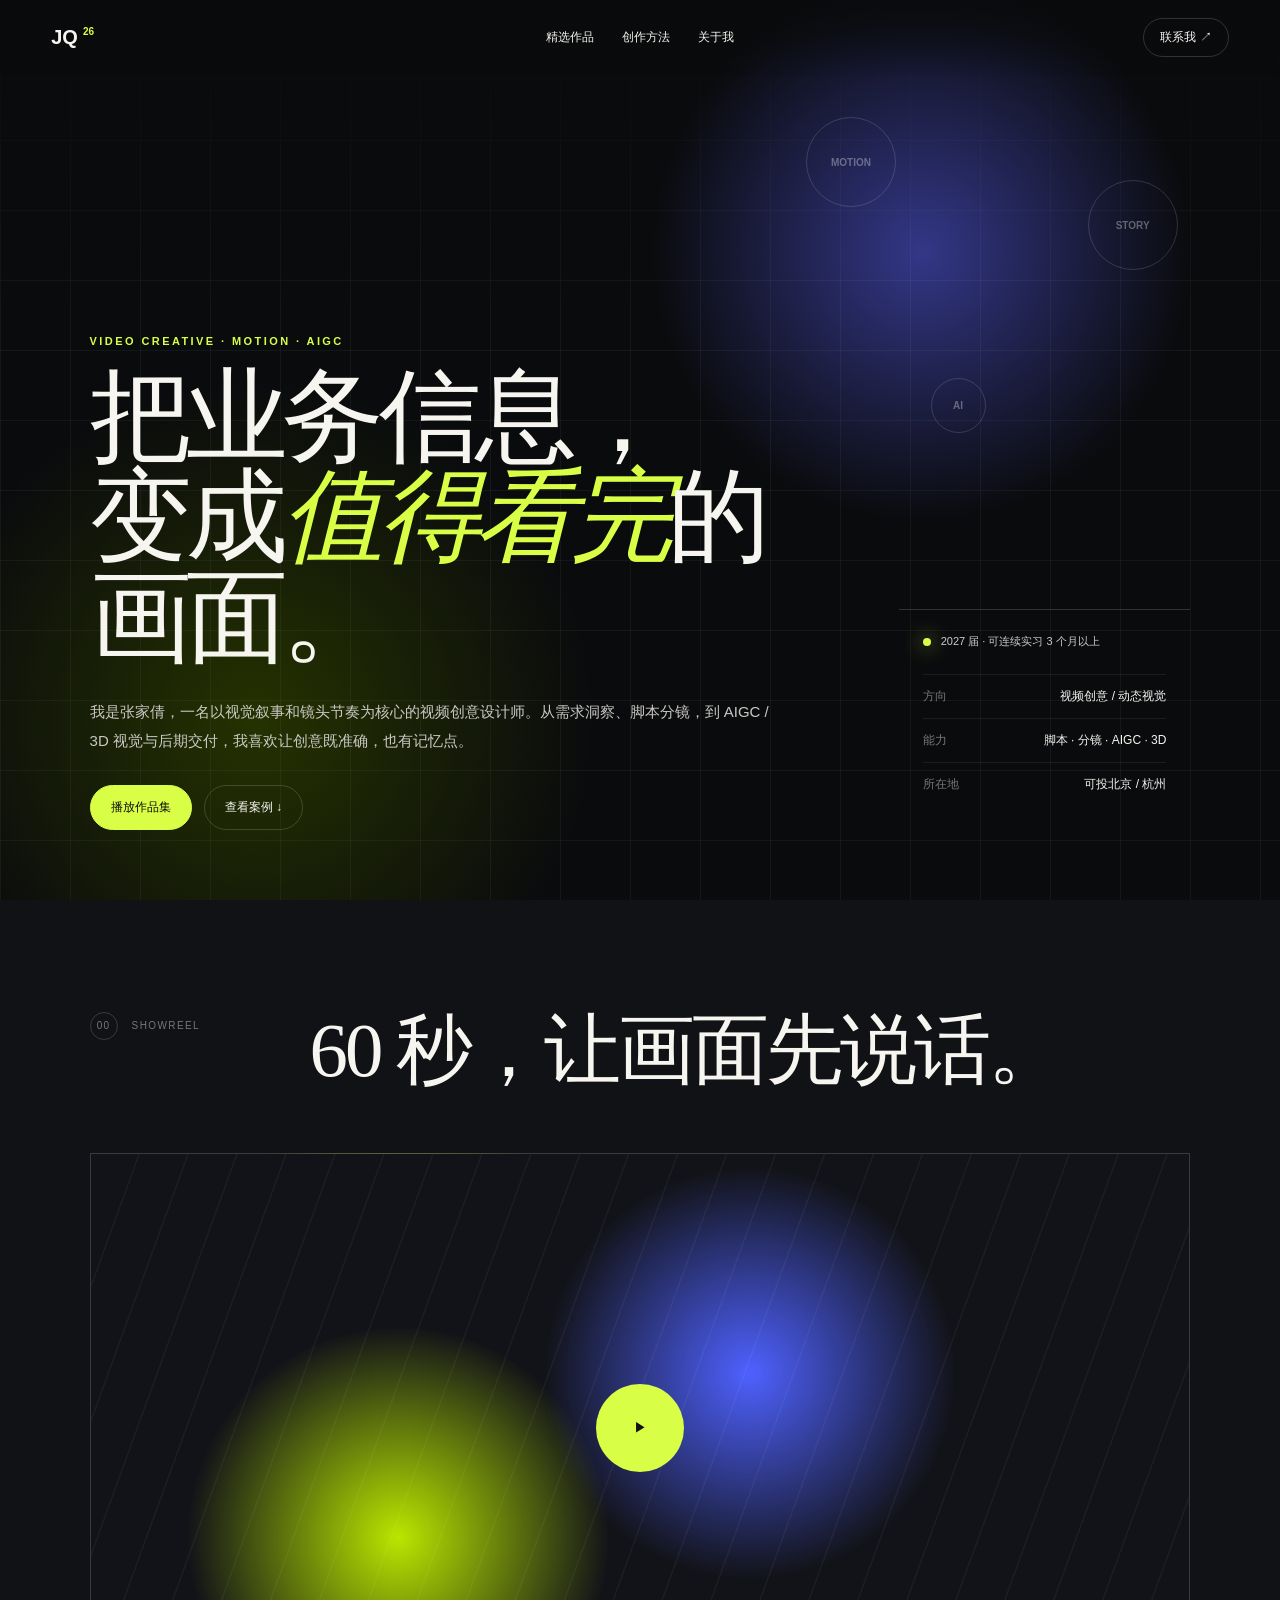
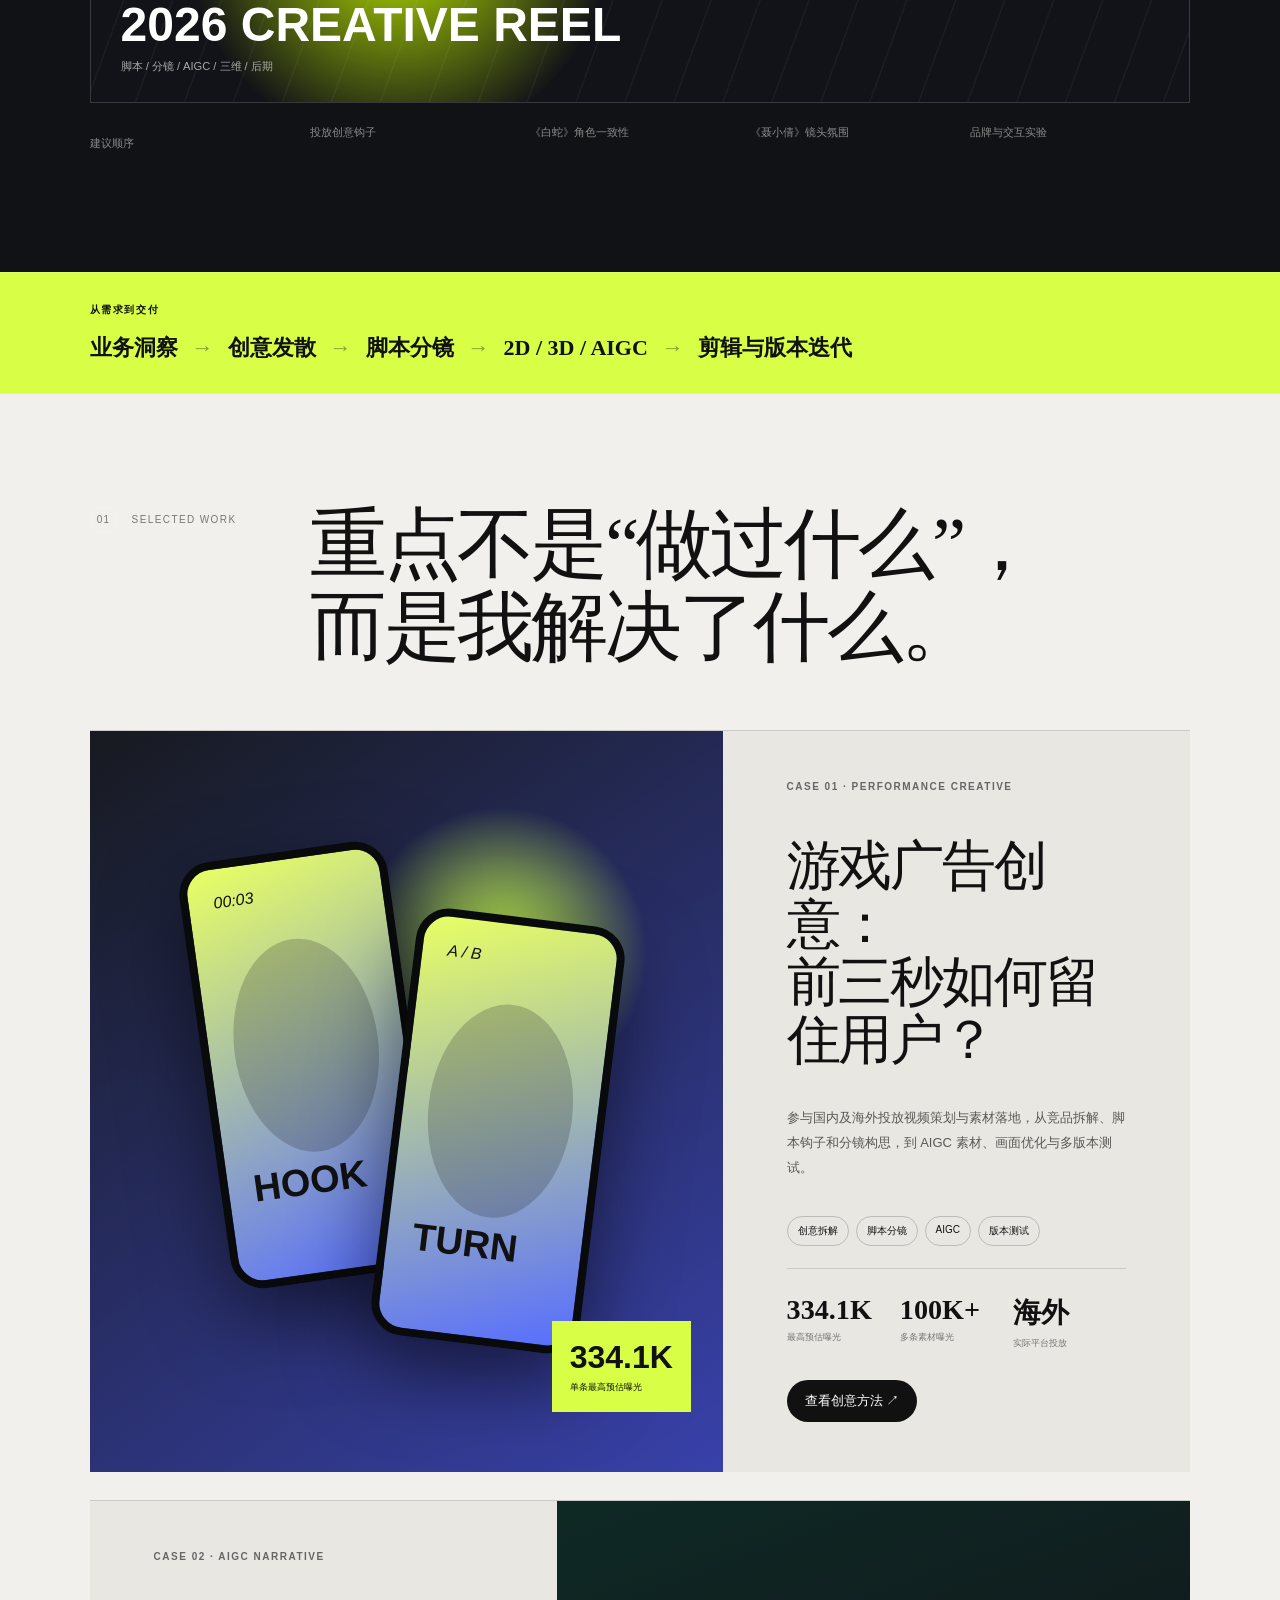
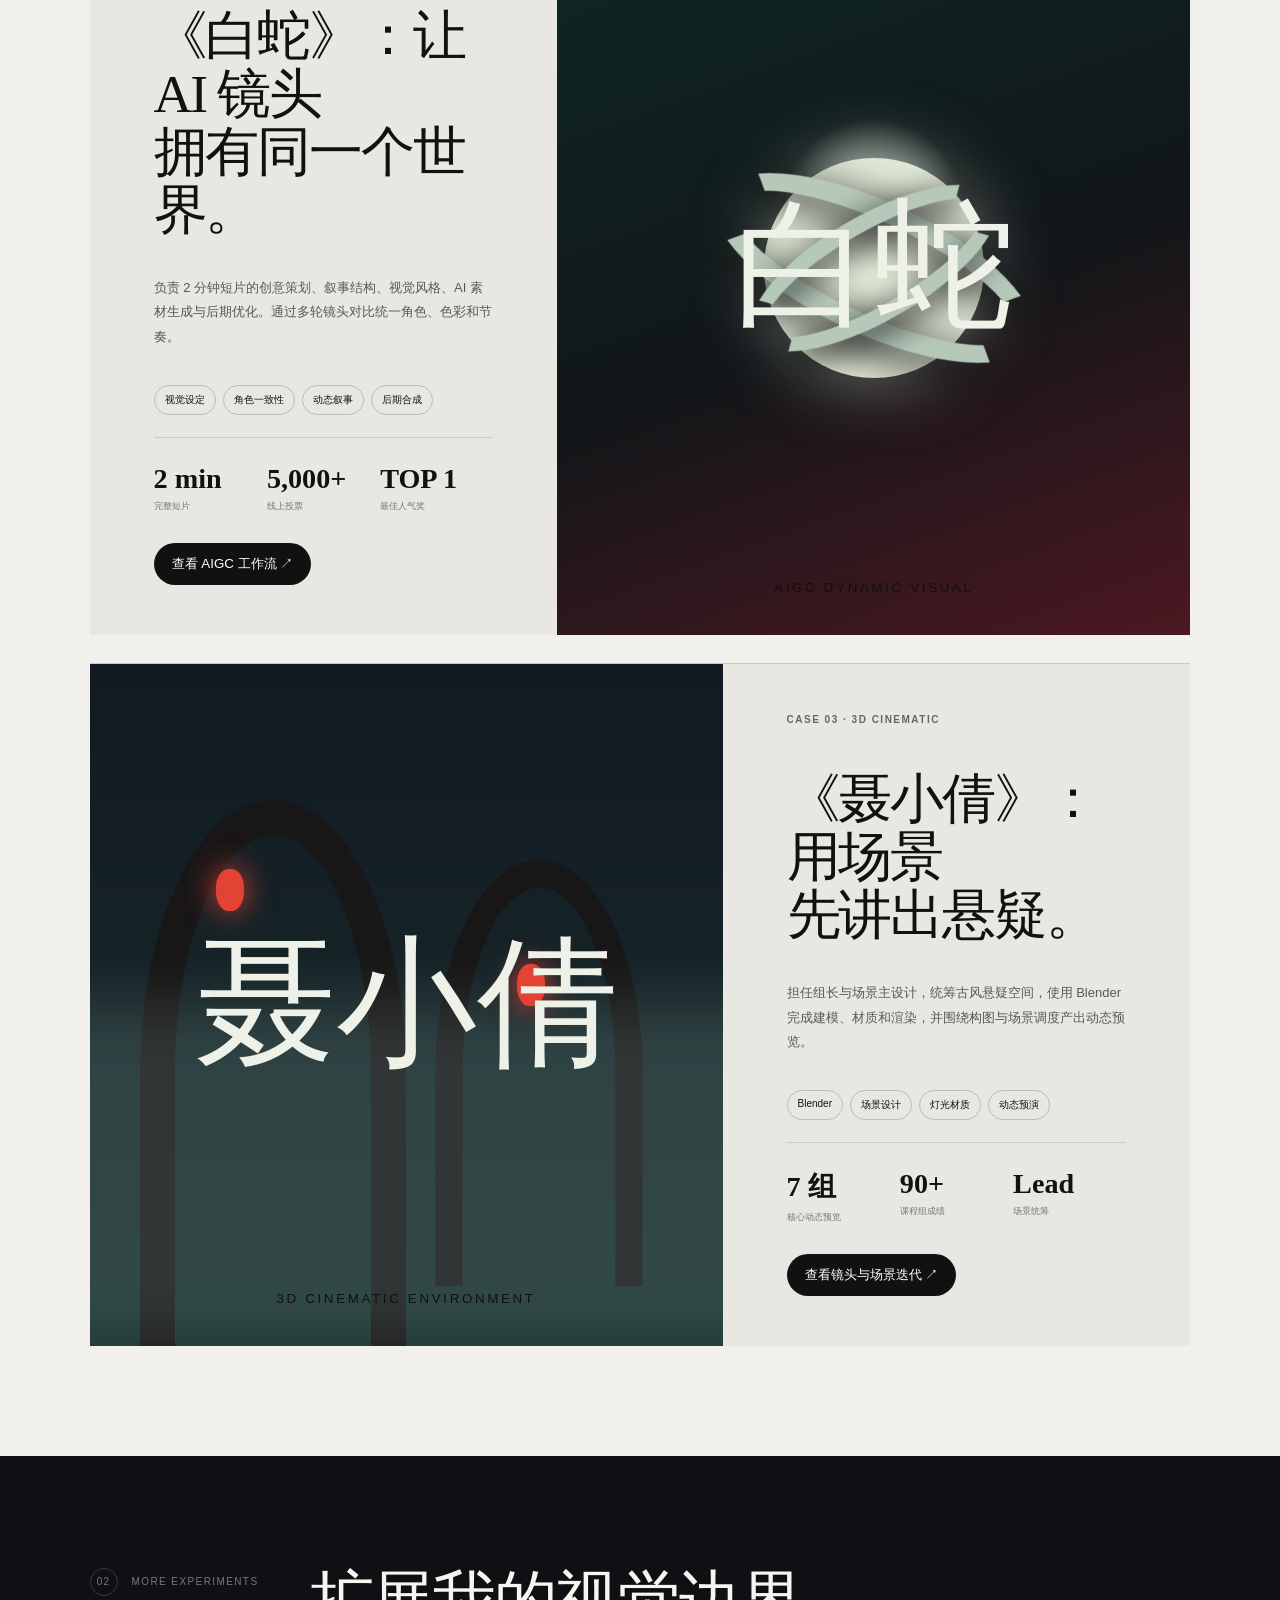
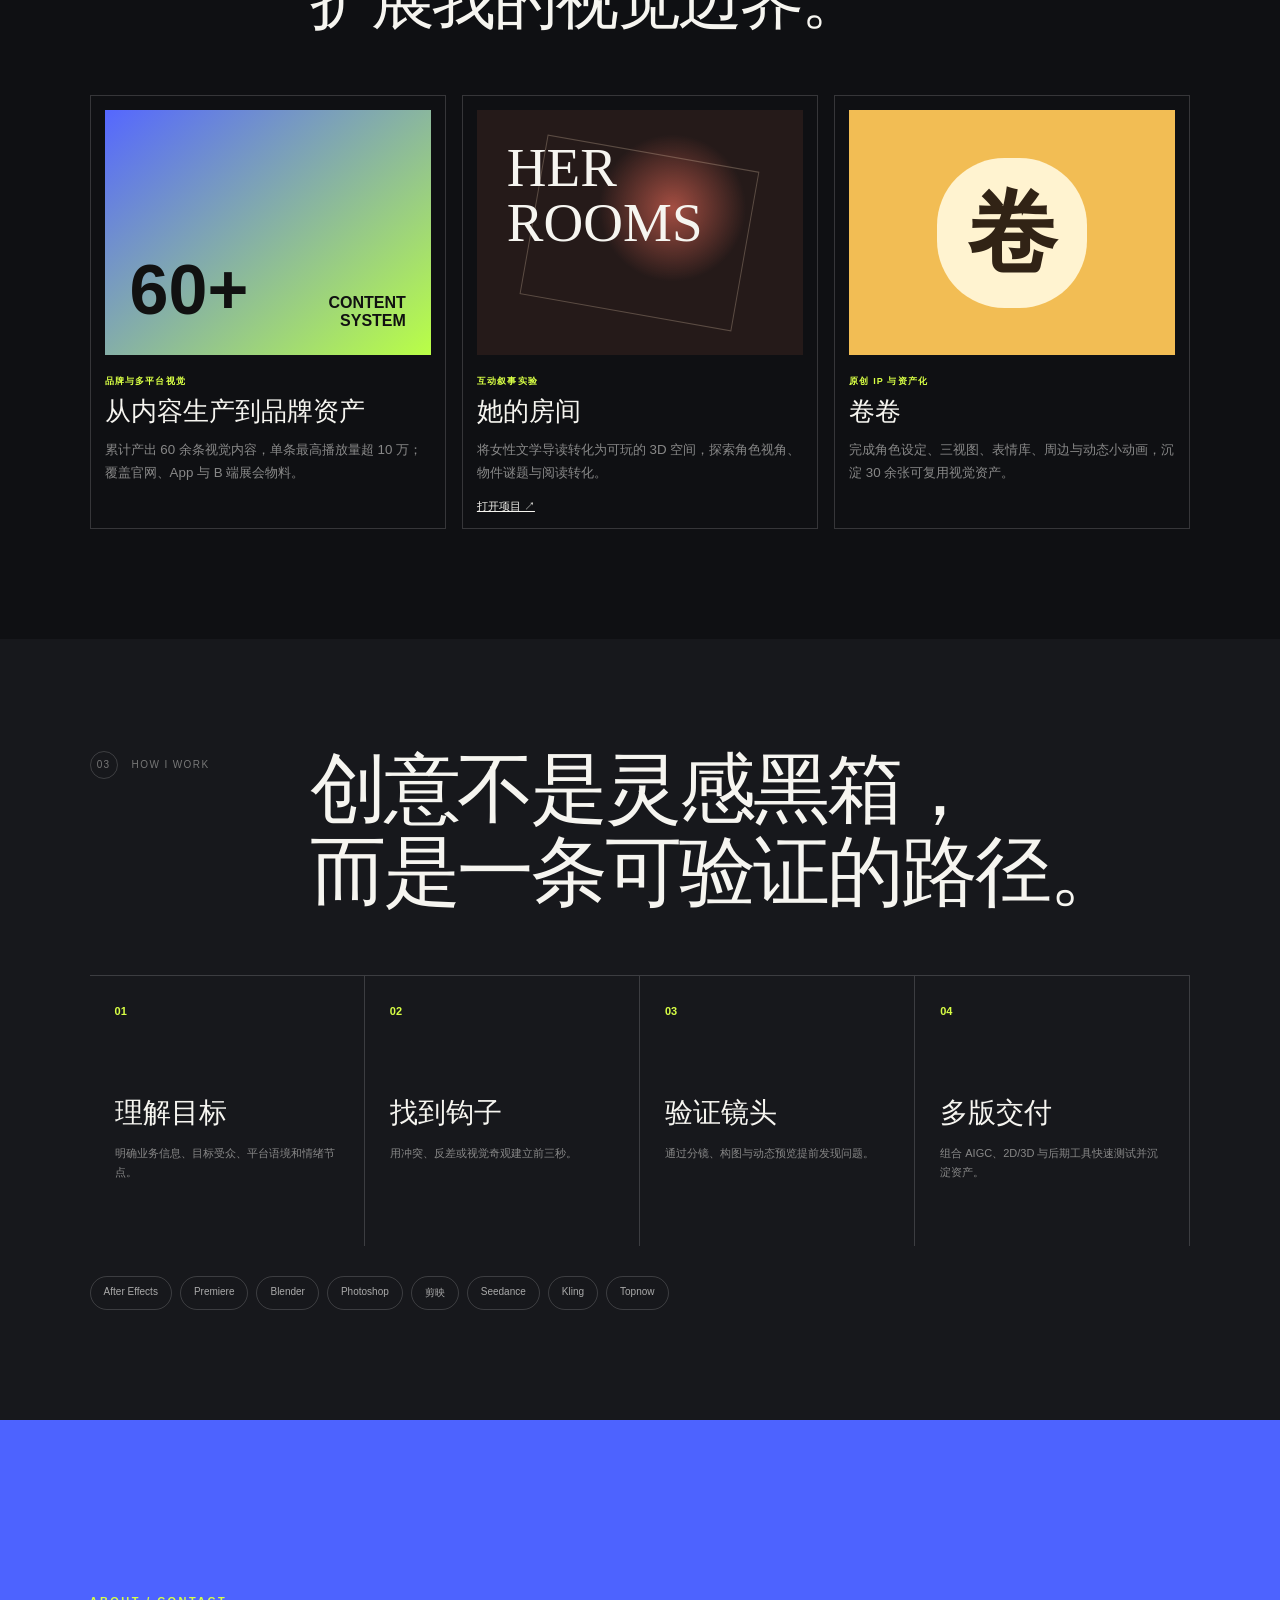
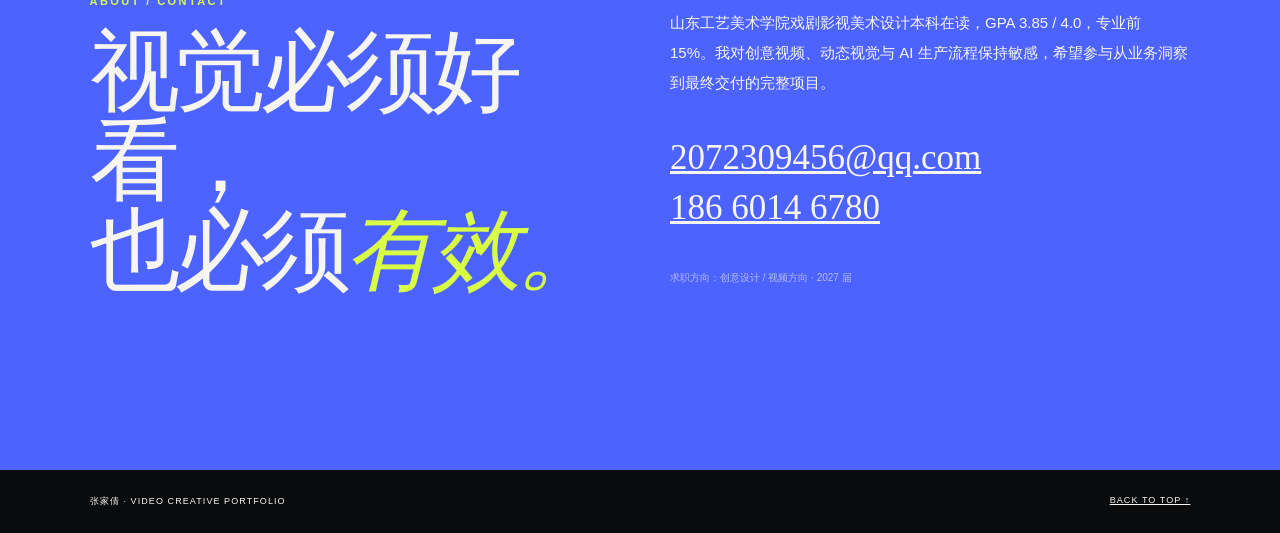
<file: portfolio/index.html>
<!doctype html><html lang="zh-CN"><head><meta charset="utf-8"><meta name="viewport" content="width=device-width,initial-scale=1"><meta name="description" content="张家倩｜视频创意、动态视觉与 AIGC 作品集"><title>张家倩｜视频创意作品集</title><link rel="stylesheet" href="styles.css"></head>
<body><a class="skip" href="#work">跳到作品</a><header class="site-header"><a class="monogram" href="#top">JQ<span>26</span></a><nav><a href="#work">精选作品</a><a href="#process">创作方法</a><a href="#about">关于我</a></nav><a class="contact-pill" href="mailto:2072309456@qq.com">联系我 ↗</a></header>
<main id="top"><section class="hero"><div class="hero-grid"></div><div class="hero-copy"><p class="eyebrow">VIDEO CREATIVE · MOTION · AIGC</p><h1>把业务信息，<br>变成<span>值得看完</span>的画面。</h1><p class="hero-lead">我是张家倩，一名以视觉叙事和镜头节奏为核心的视频创意设计师。从需求洞察、脚本分镜，到 AIGC / 3D 视觉与后期交付，我喜欢让创意既准确，也有记忆点。</p><div class="hero-actions"><a class="primary" href="#reel">播放作品集</a><a href="#work">查看案例 ↓</a></div></div><aside class="hero-side"><div class="availability"><i></i><span>2027 届 · 可连续实习 3 个月以上</span></div><dl><div><dt>方向</dt><dd>视频创意 / 动态视觉</dd></div><div><dt>能力</dt><dd>脚本 · 分镜 · AIGC · 3D</dd></div><div><dt>所在地</dt><dd>可投北京 / 杭州</dd></div></dl></aside><div class="hero-orbit orbit-a">STORY</div><div class="hero-orbit orbit-b">MOTION</div><div class="hero-orbit orbit-c">AI</div></section>
<section class="reel section" id="reel"><header class="section-head"><div><span>00</span><p>SHOWREEL</p></div><h2>60 秒，让画面先说话。</h2></header><button class="reel-frame asset-slot" data-asset="reel" type="button"><i class="play">▶</i><strong>2026 CREATIVE REEL</strong><small>脚本 / 分镜 / AIGC / 三维 / 后期</small></button><div class="reel-notes"><p>建议顺序</p><ol><li>投放创意钩子</li><li>《白蛇》角色一致性</li><li>《聂小倩》镜头氛围</li><li>品牌与交互实验</li></ol></div></section>
<section class="fit-strip"><p>从需求到交付</p><div><span>业务洞察</span><i>→</i><span>创意发散</span><i>→</i><span>脚本分镜</span><i>→</i><span>2D / 3D / AIGC</span><i>→</i><span>剪辑与版本迭代</span></div></section>
<section class="work section" id="work"><header class="section-head"><div><span>01</span><p>SELECTED WORK</p></div><h2>重点不是“做过什么”，<br>而是我解决了什么。</h2></header>
<article class="case" data-case="performance"><div class="case-visual visual-performance asset-slot" data-asset="performance"><div class="phone phone-a"><i>00:03</i><b>HOOK</b><span></span></div><div class="phone phone-b"><i>A / B</i><b>TURN</b><span></span></div><div class="metric-float"><strong>334.1K</strong><small>单条最高预估曝光</small></div></div><div class="case-copy"><p class="case-no">CASE 01 · PERFORMANCE CREATIVE</p><h3>游戏广告创意：<br>前三秒如何留住用户？</h3><p>参与国内及海外投放视频策划与素材落地，从竞品拆解、脚本钩子和分镜构思，到 AIGC 素材、画面优化与多版本测试。</p><ul class="tags"><li>创意拆解</li><li>脚本分镜</li><li>AIGC</li><li>版本测试</li></ul><dl class="case-metrics"><div><dt>334.1K</dt><dd>最高预估曝光</dd></div><div><dt>100K+</dt><dd>多条素材曝光</dd></div><div><dt>海外</dt><dd>实际平台投放</dd></div></dl><button class="case-open" type="button">查看创意方法 ↗</button></div></article>
<article class="case reverse" data-case="white-snake"><div class="case-visual visual-snake asset-slot" data-asset="white-snake"><span class="moon"></span><span class="snake-ribbon one"></span><span class="snake-ribbon two"></span><strong>白蛇</strong><small>AIGC DYNAMIC VISUAL</small></div><div class="case-copy"><p class="case-no">CASE 02 · AIGC NARRATIVE</p><h3>《白蛇》：让 AI 镜头<br>拥有同一个世界。</h3><p>负责 2 分钟短片的创意策划、叙事结构、视觉风格、AI 素材生成与后期优化。通过多轮镜头对比统一角色、色彩和节奏。</p><ul class="tags"><li>视觉设定</li><li>角色一致性</li><li>动态叙事</li><li>后期合成</li></ul><dl class="case-metrics"><div><dt>2 min</dt><dd>完整短片</dd></div><div><dt>5,000+</dt><dd>线上投票</dd></div><div><dt>TOP 1</dt><dd>最佳人气奖</dd></div></dl><button class="case-open" type="button">查看 AIGC 工作流 ↗</button></div></article>
<article class="case" data-case="nie"><div class="case-visual visual-nie asset-slot" data-asset="nie"><span class="arch a"></span><span class="arch b"></span><span class="fog"></span><span class="lantern l1"></span><span class="lantern l2"></span><strong>聂小倩</strong><small>3D CINEMATIC ENVIRONMENT</small></div><div class="case-copy"><p class="case-no">CASE 03 · 3D CINEMATIC</p><h3>《聂小倩》：用场景<br>先讲出悬疑。</h3><p>担任组长与场景主设计，统筹古风悬疑空间，使用 Blender 完成建模、材质和渲染，并围绕构图与场景调度产出动态预览。</p><ul class="tags"><li>Blender</li><li>场景设计</li><li>灯光材质</li><li>动态预演</li></ul><dl class="case-metrics"><div><dt>7 组</dt><dd>核心动态预览</dd></div><div><dt>90+</dt><dd>课程组成绩</dd></div><div><dt>Lead</dt><dd>场景统筹</dd></div></dl><button class="case-open" type="button">查看镜头与场景迭代 ↗</button></div></article></section>
<section class="supporting section"><header class="section-head compact"><div><span>02</span><p>MORE EXPERIMENTS</p></div><h2>扩展我的视觉边界。</h2></header><div class="support-grid"><article><div class="mini-visual brand-visual asset-slot" data-asset="brand"><b>60+</b><span>CONTENT<br>SYSTEM</span></div><p>品牌与多平台视觉</p><h3>从内容生产到品牌资产</h3><small>累计产出 60 余条视觉内容，单条最高播放量超 10 万；覆盖官网、App 与 B 端展会物料。</small></article><article><div class="mini-visual rooms-visual asset-slot" data-asset="rooms"><i></i><b>HER<br>ROOMS</b></div><p>互动叙事实验</p><h3>她的房间</h3><small>将女性文学导读转化为可玩的 3D 空间，探索角色视角、物件谜题与阅读转化。</small><a href="https://qq-173.github.io/her-rooms-reading/" target="_blank" rel="noopener">打开项目 ↗</a></article><article><div class="mini-visual juan-visual asset-slot" data-asset="juan"><span>卷</span><i></i></div><p>原创 IP 与资产化</p><h3>卷卷</h3><small>完成角色设定、三视图、表情库、周边与动态小动画，沉淀 30 余张可复用视觉资产。</small></article></div></section>
<section class="process section" id="process"><header class="section-head"><div><span>03</span><p>HOW I WORK</p></div><h2>创意不是灵感黑箱，<br>而是一条可验证的路径。</h2></header><div class="process-track"><article><b>01</b><h3>理解目标</h3><p>明确业务信息、目标受众、平台语境和情绪节点。</p></article><article><b>02</b><h3>找到钩子</h3><p>用冲突、反差或视觉奇观建立前三秒。</p></article><article><b>03</b><h3>验证镜头</h3><p>通过分镜、构图与动态预览提前发现问题。</p></article><article><b>04</b><h3>多版交付</h3><p>组合 AIGC、2D/3D 与后期工具快速测试并沉淀资产。</p></article></div><div class="tool-row"><span>After Effects</span><span>Premiere</span><span>Blender</span><span>Photoshop</span><span>剪映</span><span>Seedance</span><span>Kling</span><span>Topnow</span></div></section>
<section class="about section" id="about"><div class="about-intro"><p class="eyebrow">ABOUT / CONTACT</p><h2>视觉必须好看，<br>也必须<span>有效。</span></h2></div><div class="about-copy"><p>山东工艺美术学院戏剧影视美术设计本科在读，GPA 3.85 / 4.0，专业前 15%。我对创意视频、动态视觉与 AI 生产流程保持敏感，希望参与从业务洞察到最终交付的完整项目。</p><div class="about-links"><a href="mailto:2072309456@qq.com">2072309456@qq.com</a><a href="tel:+8618660146780">186 6014 6780</a></div><p class="fine">求职方向：创意设计 / 视频方向 · 2027 届</p></div></section></main>
<footer><span>张家倩 · VIDEO CREATIVE PORTFOLIO</span><a href="#top">BACK TO TOP ↑</a></footer><dialog class="case-dialog"><button class="dialog-close" type="button">×</button><div class="dialog-content"></div></dialog><aside class="edit-panel" hidden><button class="edit-close" type="button">关闭</button><h2>投递前素材清单</h2><p>访问地址加入 <code>?edit=1</code> 可再次打开。</p><div class="edit-list"></div></aside><script src="app.js"></script></body></html>
</file>
<file: portfolio/styles.css>
:root{--ink:#0a0b0d;--paper:#f1f0ec;--lime:#d8ff45;--blue:#4d63ff;--line:#ffffff29;--serif:"Noto Serif SC","Songti SC",serif;--sans:Inter,"PingFang SC","Microsoft YaHei",sans-serif}*{box-sizing:border-box}html{scroll-behavior:smooth}body{margin:0;color:#f6f5f0;background:var(--ink);font-family:var(--sans)}a{color:inherit}.skip{position:fixed;top:-50px;z-index:99}.skip:focus{top:10px}.site-header{position:fixed;z-index:20;inset:0 0 auto;display:grid;grid-template-columns:1fr auto 1fr;align-items:center;padding:18px clamp(20px,4vw,64px);background:linear-gradient(#0a0b0de8,transparent);backdrop-filter:blur(5px)}.monogram{font-weight:900;font-size:20px;text-decoration:none}.monogram span{margin-left:5px;color:var(--lime);font-size:10px;vertical-align:top}.site-header nav{display:flex;gap:28px}.site-header nav a,.contact-pill{font-size:12px;text-decoration:none}.contact-pill{justify-self:end;padding:10px 16px;border:1px solid var(--line);border-radius:999px}.hero{position:relative;min-height:100svh;display:grid;grid-template-columns:1.45fr .55fr;align-items:end;gap:40px;padding:150px clamp(24px,7vw,110px) 70px;overflow:hidden;background:radial-gradient(circle at 72% 28%,#333787 0,transparent 24%),radial-gradient(circle at 20% 80%,#253200 0,transparent 27%),#0a0b0d}.hero-grid{position:absolute;inset:0;background-image:linear-gradient(#ffffff0c 1px,transparent 1px),linear-gradient(90deg,#ffffff0c 1px,transparent 1px);background-size:70px 70px;mask-image:linear-gradient(transparent,#000 35%,#000)}.hero-copy,.hero-side{position:relative;z-index:2}.eyebrow{margin:0 0 20px;color:var(--lime);font-size:11px;font-weight:800;letter-spacing:.22em}.hero h1{margin:0;max-width:940px;font:500 clamp(52px,8vw,126px)/.98 var(--serif);letter-spacing:-.055em}.hero h1 span,.about h2 span{color:var(--lime);font-style:italic}.hero-lead{max-width:680px;margin:30px 0;color:#c9c8c3;font-size:15px;line-height:1.9}.hero-actions{display:flex;gap:12px}.hero-actions a{padding:13px 20px;border:1px solid var(--line);border-radius:999px;font-size:12px;text-decoration:none}.hero-actions .primary{border-color:var(--lime);color:#0b0c0d;background:var(--lime)}.hero-side{padding:24px;border-top:1px solid var(--line)}.availability{display:flex;gap:10px;align-items:center;margin-bottom:25px;color:#ccc;font-size:11px}.availability i{width:8px;height:8px;border-radius:50%;background:var(--lime);box-shadow:0 0 20px var(--lime)}.hero-side dl{margin:0}.hero-side dl div{display:flex;justify-content:space-between;gap:20px;padding:13px 0;border-top:1px solid #ffffff12;font-size:12px}.hero-side dt{color:#777}.hero-side dd{margin:0;text-align:right}.hero-orbit{position:absolute;z-index:1;display:grid;place-items:center;width:90px;height:90px;border:1px solid #ffffff25;border-radius:50%;color:#ffffff56;font:700 10px var(--sans);animation:float 8s ease-in-out infinite}.orbit-a{right:8%;top:20%}.orbit-b{right:30%;top:13%;animation-delay:-2s}.orbit-c{right:23%;top:42%;width:55px;height:55px;animation-delay:-5s}@keyframes float{50%{transform:translateY(-20px) rotate(10deg)}}.section{padding:110px clamp(24px,7vw,110px)}.section-head{display:grid;grid-template-columns:220px 1fr;align-items:start;margin-bottom:60px}.section-head>div{display:flex;gap:14px;align-items:center;color:#777;font-size:10px;letter-spacing:.14em}.section-head>div span{display:grid;place-items:center;width:28px;height:28px;border:1px solid #ffffff2a;border-radius:50%}.section-head h2{margin:0;max-width:850px;font:500 clamp(40px,6vw,78px)/1.08 var(--serif);letter-spacing:-.04em}.section-head.compact h2{font-size:clamp(38px,5vw,64px)}.reel{background:#111216}.reel-frame{position:relative;width:100%;aspect-ratio:16/8;border:1px solid var(--line);overflow:hidden;color:white;background:radial-gradient(circle at 60% 40%,#4e61ff 0,transparent 28%),radial-gradient(circle at 28% 70%,#b9e600 0,transparent 24%),#121318;cursor:pointer}.reel-frame:before{content:"";position:absolute;inset:0;background:repeating-linear-gradient(110deg,transparent 0 44px,#ffffff0b 45px 46px)}.reel-frame .play{position:absolute;left:50%;top:50%;display:grid;place-items:center;width:88px;height:88px;border-radius:50%;color:#111;background:var(--lime);font-style:normal;transform:translate(-50%,-50%);transition:.25s}.reel-frame:hover .play{transform:translate(-50%,-50%) scale(1.1)}.reel-frame strong,.reel-frame small{position:absolute;left:30px}.reel-frame strong{bottom:50px;font-size:clamp(22px,4vw,48px)}.reel-frame small{bottom:28px;color:#aaa}.reel-notes{display:grid;grid-template-columns:220px 1fr;padding-top:20px;color:#898989;font-size:11px}.reel-notes ol{display:grid;grid-template-columns:repeat(4,1fr);margin:0;padding:0;list-style:none}.fit-strip{padding:30px clamp(24px,7vw,110px);border-block:1px solid var(--line);background:var(--lime);color:#111}.fit-strip>p{margin:0 0 16px;font-size:10px;font-weight:800;letter-spacing:.16em}.fit-strip>div{display:flex;flex-wrap:wrap;gap:14px;align-items:center;font:700 clamp(14px,2vw,22px) var(--serif)}.fit-strip i{font-style:normal;opacity:.4}.work{background:var(--paper);color:#111}.work .section-head>div{color:#777}.case{display:grid;grid-template-columns:1.15fr .85fr;min-height:660px;margin-top:28px;border-top:1px solid #1112;background:#e8e7e2}.case.reverse{grid-template-columns:.85fr 1.15fr}.case.reverse .case-visual{order:2}.case-visual{position:relative;min-height:600px;overflow:hidden}.case-copy{display:flex;flex-direction:column;padding:50px clamp(30px,5vw,70px)}.case-no{margin:0 0 45px;color:#666;font-size:10px;font-weight:800;letter-spacing:.15em}.case-copy h3{margin:0 0 24px;font:500 clamp(36px,4.2vw,62px)/1.08 var(--serif);letter-spacing:-.04em}.case-copy>p:not(.case-no){color:#595955;font-size:13px;line-height:1.9}.tags{display:flex;flex-wrap:wrap;gap:7px;margin:22px 0;padding:0;list-style:none}.tags li{padding:7px 10px;border:1px solid #1113;border-radius:999px;font-size:10px}.case-metrics{display:grid;grid-template-columns:repeat(3,1fr);margin:auto 0 30px;padding-top:25px;border-top:1px solid #1112}.case-metrics dt{font:700 clamp(19px,2.2vw,31px) var(--serif)}.case-metrics dd{margin:5px 0 0;color:#777;font-size:9px}.case-open{align-self:flex-start;padding:12px 18px;border:0;border-radius:999px;color:white;background:#111;cursor:pointer}.visual-performance{background:radial-gradient(circle at 65% 30%,#cbff49,transparent 22%),linear-gradient(145deg,#171a1f,#3841aa)}.phone{position:absolute;width:210px;height:430px;padding:25px;border:8px solid #090a0c;border-radius:33px;background:linear-gradient(160deg,#e8ff64,#576dff);box-shadow:0 30px 80px #0008;transform:rotate(-8deg)}.phone-a{left:18%;top:16%}.phone-b{left:48%;top:25%;transform:rotate(7deg)}.phone b{position:absolute;left:25px;bottom:70px;font-size:38px}.phone span{position:absolute;inset:80px 25px 120px;border-radius:50%;background:#1113}.metric-float{position:absolute;right:5%;bottom:8%;padding:18px;color:#111;background:var(--lime)}.metric-float strong{display:block;font-size:32px}.metric-float small{font-size:9px}.visual-snake{display:grid;place-items:center;background:radial-gradient(circle at 50% 42%,#c8d7cf,transparent 17%),linear-gradient(160deg,#0e2925,#121619 55%,#4c1821)}.moon{position:absolute;width:220px;height:220px;border-radius:50%;background:#dfe7d5;box-shadow:0 0 70px #dfe7d580}.snake-ribbon{position:absolute;width:55%;height:18%;border:20px solid #b6c8ba;border-color:#b6c8ba transparent;border-radius:50%;filter:drop-shadow(0 10px 20px #000)}.snake-ribbon.one{transform:rotate(25deg)}.snake-ribbon.two{transform:rotate(-30deg) scale(.8)}.visual-snake strong,.visual-nie strong{position:relative;z-index:2;color:#eef1e7;font:500 clamp(70px,11vw,150px) var(--serif)}.visual-snake small,.visual-nie small{position:absolute;z-index:2;bottom:40px;letter-spacing:.2em}.visual-nie{display:grid;place-items:center;background:linear-gradient(#121922,#18302d)}.arch{position:absolute;bottom:0;width:42%;height:80%;border:35px solid #181617;border-bottom:0;border-radius:50% 50% 0 0}.arch.a{left:8%}.arch.b{right:8%;transform:scale(.78)}.fog{position:absolute;inset:50% -20% 0;background:#9bb6ad33;filter:blur(30px)}.lantern{position:absolute;width:28px;height:42px;border-radius:45%;background:#e24335;box-shadow:0 0 30px #e24335}.l1{left:20%;top:30%}.l2{right:28%;top:44%}.supporting{background:#0f1013}.support-grid{display:grid;grid-template-columns:repeat(3,1fr);gap:16px}.support-grid article{padding:14px;border:1px solid var(--line)}.mini-visual{position:relative;aspect-ratio:4/3;overflow:hidden;background:#1b1d24}.support-grid article>p{margin:20px 0 6px;color:var(--lime);font-size:9px;font-weight:800;letter-spacing:.13em}.support-grid h3{margin:0 0 10px;font:500 26px var(--serif)}.support-grid small{color:#888;line-height:1.7}.support-grid a{display:block;margin-top:15px;font-size:11px}.brand-visual{display:flex;align-items:end;justify-content:space-between;padding:25px;background:linear-gradient(140deg,#5567ff,#baff46)}.brand-visual b{color:#111;font-size:70px}.brand-visual span{color:#111;font-weight:900;text-align:right}.rooms-visual{padding:30px;background:radial-gradient(circle at 60% 40%,#a44e42,transparent 30%),#251a19}.rooms-visual i{position:absolute;inset:17%;border:1px solid #f1d6b944;transform:rotate(10deg)}.rooms-visual b{position:relative;font:500 55px/1 var(--serif)}.juan-visual{display:grid;place-items:center;background:#f2bd54}.juan-visual span{z-index:2;color:#312315;font:900 90px var(--serif)}.juan-visual i{position:absolute;width:150px;height:150px;border-radius:45%;background:#fff3d0}.process{background:#17181c}.process-track{display:grid;grid-template-columns:repeat(4,1fr);border-top:1px solid var(--line)}.process-track article{min-height:270px;padding:25px;border-right:1px solid var(--line)}.process-track b{color:var(--lime);font-size:11px}.process-track h3{margin:75px 0 12px;font:500 28px var(--serif)}.process-track p{color:#888;font-size:11px;line-height:1.7}.tool-row{display:flex;flex-wrap:wrap;gap:8px;padding-top:30px}.tool-row span{padding:9px 13px;border:1px solid var(--line);border-radius:999px;color:#aaa;font-size:10px}.about{display:grid;grid-template-columns:1fr 1fr;gap:60px;min-height:650px;align-items:center;background:var(--blue)}.about h2{margin:0;font:500 clamp(50px,7vw,100px)/1 var(--serif);letter-spacing:-.05em}.about-copy>p{max-width:600px;font-size:15px;line-height:2}.about-links{display:flex;flex-direction:column;gap:10px;margin:40px 0}.about-links a{font:500 clamp(21px,3vw,35px) var(--serif)}.fine{font-size:10px!important;opacity:.6}footer{display:flex;justify-content:space-between;padding:25px clamp(24px,7vw,110px);font-size:9px;letter-spacing:.12em}.case-dialog{width:min(920px,calc(100% - 30px));padding:0;border:1px solid #ffffff25;color:white;background:#16171b}.case-dialog::backdrop{background:#050507dd;backdrop-filter:blur(8px)}.dialog-close{position:absolute;right:18px;top:18px;width:36px;height:36px;border:1px solid #ffffff35;border-radius:50%;color:white;background:#111;cursor:pointer}.dialog-content{padding:55px}.dialog-content h2{margin:0 0 25px;font:500 clamp(38px,6vw,70px)/1.05 var(--serif)}.dialog-grid{display:grid;grid-template-columns:repeat(3,1fr);gap:1px;background:#ffffff1c}.dialog-grid article{min-height:190px;padding:20px;background:#16171b}.dialog-grid b{color:var(--lime);font-size:10px}.dialog-grid h3{font:500 22px var(--serif)}.dialog-grid p{color:#888;font-size:11px;line-height:1.8}.edit-panel{position:fixed;z-index:50;right:0;top:0;width:min(480px,100%);height:100%;overflow:auto;padding:30px;color:#111;background:#f2f1ed;box-shadow:-30px 0 90px #0008}.edit-close{float:right}.edit-list article{padding:18px 0;border-top:1px solid #1112}.edit-list p{color:#666;font-size:12px;line-height:1.7}.asset-slot{outline:0}.edit-mode .asset-slot:after{content:"素材插槽 · " attr(data-asset);position:absolute;z-index:10;top:10px;right:10px;padding:6px 9px;color:#111;background:var(--lime);font:700 9px var(--sans)}@media(max-width:900px){.site-header{grid-template-columns:1fr auto}.site-header nav{display:none}.hero{grid-template-columns:1fr;padding-top:130px}.hero-side{display:none}.section-head{grid-template-columns:1fr;gap:25px}.case,.case.reverse{grid-template-columns:1fr}.case.reverse .case-visual{order:0}.case-visual{min-height:480px}.support-grid{grid-template-columns:1fr}.process-track{grid-template-columns:1fr 1fr}.about{grid-template-columns:1fr}.reel-notes{grid-template-columns:1fr}.reel-notes ol{grid-template-columns:1fr 1fr;gap:12px}.section{padding-block:80px}}@media(max-width:560px){.hero{min-height:850px}.hero h1{font-size:52px}.hero-orbit{display:none}.section{padding-inline:18px}.case-copy{padding:32px 22px}.case-visual{min-height:390px}.phone{width:145px;height:300px}.phone b{font-size:25px}.case-metrics{grid-template-columns:1fr;gap:14px}.process-track{grid-template-columns:1fr}.process-track article{min-height:200px}.process-track h3{margin-top:45px}.about{min-height:700px}.dialog-content{padding:48px 20px 25px}.dialog-grid{grid-template-columns:1fr}}
</file>
